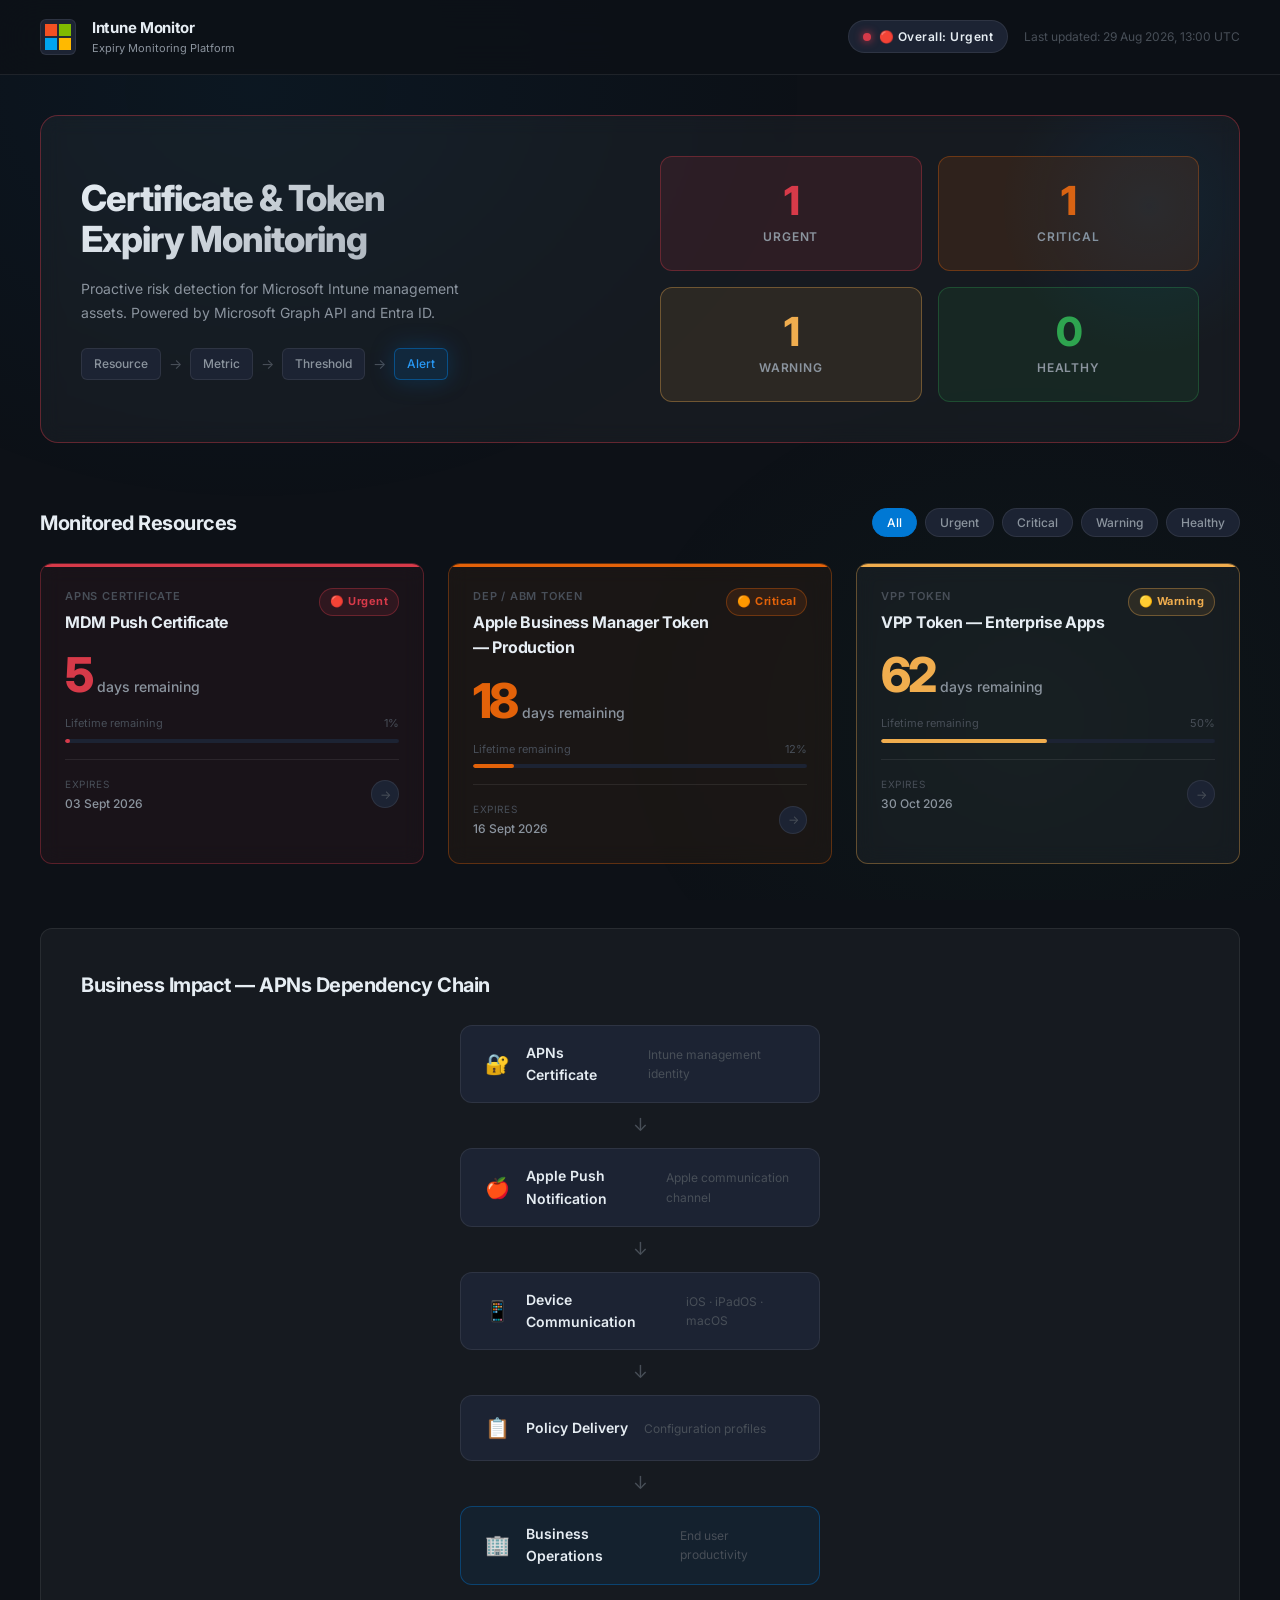
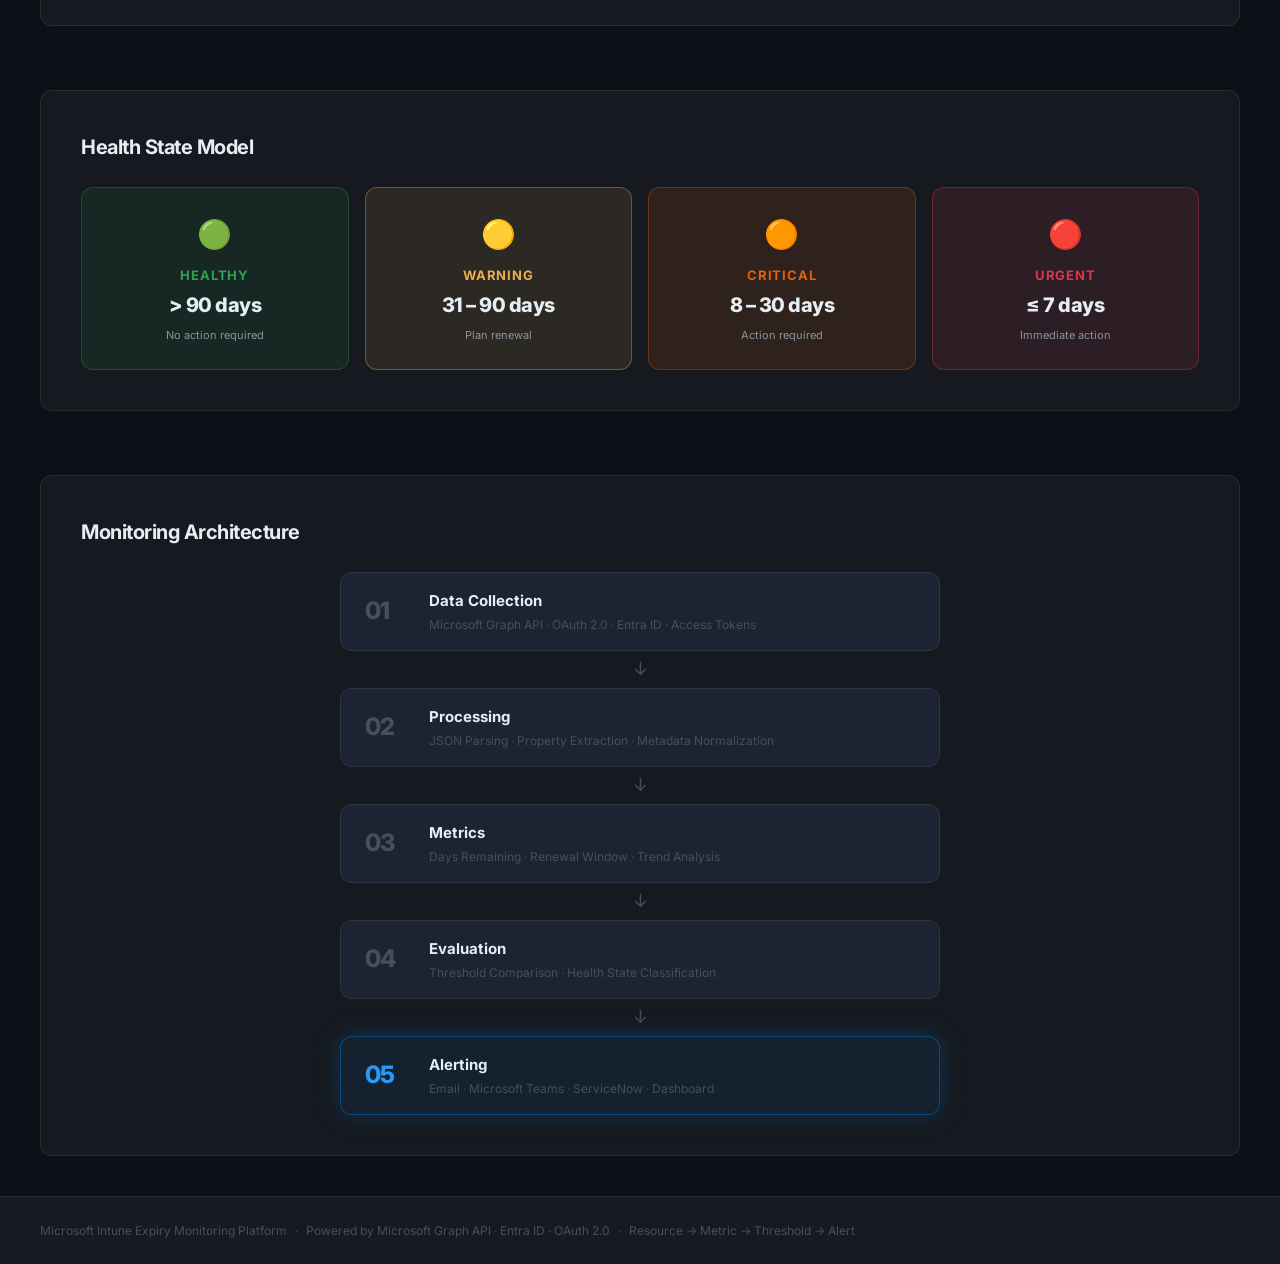
<file: dashboard/index.html>
<!DOCTYPE html>
<html lang="en">
<head>
    <meta charset="UTF-8">
    <meta name="viewport" content="width=device-width, initial-scale=1.0">
    <meta name="description" content="Microsoft Intune Certificate and Token Expiry Monitoring Platform — Real-time visibility into management asset expiry risk.">
    <title>Intune Expiry Monitoring Platform</title>
    <link rel="preconnect" href="https://fonts.googleapis.com">
    <link rel="preconnect" href="https://fonts.gstatic.com" crossorigin>
    <link href="https://fonts.googleapis.com/css2?family=Inter:wght@300;400;500;600;700;800&display=swap" rel="stylesheet">
    <link rel="stylesheet" href="assets/styles.css">
</head>
<body>

    <!-- ===== HEADER ===== -->
    <header class="site-header" id="site-header">
        <div class="header-inner">
            <div class="brand">
                <div class="brand-icon">
                    <svg width="28" height="28" viewBox="0 0 28 28" fill="none">
                        <rect width="13" height="13" fill="#F25022"/>
                        <rect x="15" width="13" height="13" fill="#7FBA00"/>
                        <rect y="15" width="13" height="13" fill="#00A4EF"/>
                        <rect x="15" y="15" width="13" height="13" fill="#FFB900"/>
                    </svg>
                </div>
                <div class="brand-text">
                    <span class="brand-name">Intune Monitor</span>
                    <span class="brand-sub">Expiry Monitoring Platform</span>
                </div>
            </div>
            <div class="header-meta">
                <div class="status-pill" id="overall-status-pill">
                    <span class="status-dot" id="status-dot"></span>
                    <span id="overall-status-text">Loading...</span>
                </div>
                <div class="last-updated" id="last-updated">—</div>
            </div>
        </div>
    </header>

    <!-- ===== MAIN ===== -->
    <main class="main-content">

        <!-- HERO BANNER -->
        <section class="hero-section" id="hero-section" aria-label="Platform overview">
            <div class="hero-inner">
                <div class="hero-left">
                    <h1 class="hero-title">Certificate &amp; Token<br>Expiry Monitoring</h1>
                    <p class="hero-subtitle">Proactive risk detection for Microsoft Intune management assets. Powered by Microsoft Graph API and Entra ID.</p>
                    <div class="hero-flow">
                        <span class="flow-node">Resource</span>
                        <span class="flow-arrow">→</span>
                        <span class="flow-node">Metric</span>
                        <span class="flow-arrow">→</span>
                        <span class="flow-node">Threshold</span>
                        <span class="flow-arrow">→</span>
                        <span class="flow-node active">Alert</span>
                    </div>
                </div>
                <div class="hero-right">
                    <div class="summary-grid" id="summary-grid">
                        <div class="summary-card urgent" id="sum-urgent">
                            <div class="summary-count" id="count-urgent">—</div>
                            <div class="summary-label">Urgent</div>
                        </div>
                        <div class="summary-card critical" id="sum-critical">
                            <div class="summary-count" id="count-critical">—</div>
                            <div class="summary-label">Critical</div>
                        </div>
                        <div class="summary-card warning" id="sum-warning">
                            <div class="summary-count" id="count-warning">—</div>
                            <div class="summary-label">Warning</div>
                        </div>
                        <div class="summary-card healthy" id="sum-healthy">
                            <div class="summary-count" id="count-healthy">—</div>
                            <div class="summary-label">Healthy</div>
                        </div>
                    </div>
                </div>
            </div>
        </section>

        <!-- RESOURCES SECTION -->
        <section class="resources-section" aria-label="Monitored resources">
            <div class="section-header">
                <h2 class="section-title">Monitored Resources</h2>
                <div class="section-actions">
                    <button class="filter-btn active" id="filter-all" data-filter="all" aria-pressed="true">All</button>
                    <button class="filter-btn" id="filter-urgent" data-filter="URGENT">Urgent</button>
                    <button class="filter-btn" id="filter-critical" data-filter="CRITICAL">Critical</button>
                    <button class="filter-btn" id="filter-warning" data-filter="WARNING">Warning</button>
                    <button class="filter-btn" id="filter-healthy" data-filter="HEALTHY">Healthy</button>
                </div>
            </div>

            <div class="resource-grid" id="resource-grid">
                <!-- Cards injected by app.js -->
                <div class="loading-spinner" id="loading-spinner" aria-label="Loading resources">
                    <div class="spinner-ring"></div>
                    <span>Loading monitoring data...</span>
                </div>
            </div>
        </section>

        <!-- DEPENDENCY CHAIN SECTION -->
        <section class="chain-section" aria-label="APNs dependency chain">
            <div class="section-header">
                <h2 class="section-title">Business Impact — APNs Dependency Chain</h2>
            </div>
            <div class="chain-container">
                <div class="chain-node" id="chain-apns">
                    <div class="chain-icon">🔐</div>
                    <div class="chain-label">APNs Certificate</div>
                    <div class="chain-desc">Intune management identity</div>
                </div>
                <div class="chain-arrow">↓</div>
                <div class="chain-node">
                    <div class="chain-icon">🍎</div>
                    <div class="chain-label">Apple Push Notification</div>
                    <div class="chain-desc">Apple communication channel</div>
                </div>
                <div class="chain-arrow">↓</div>
                <div class="chain-node">
                    <div class="chain-icon">📱</div>
                    <div class="chain-label">Device Communication</div>
                    <div class="chain-desc">iOS · iPadOS · macOS</div>
                </div>
                <div class="chain-arrow">↓</div>
                <div class="chain-node">
                    <div class="chain-icon">📋</div>
                    <div class="chain-label">Policy Delivery</div>
                    <div class="chain-desc">Configuration profiles</div>
                </div>
                <div class="chain-arrow">↓</div>
                <div class="chain-node critical-node" id="chain-ops">
                    <div class="chain-icon">🏢</div>
                    <div class="chain-label">Business Operations</div>
                    <div class="chain-desc">End user productivity</div>
                </div>
            </div>
        </section>

        <!-- SEVERITY MODEL SECTION -->
        <section class="severity-section" aria-label="Severity model">
            <div class="section-header">
                <h2 class="section-title">Health State Model</h2>
            </div>
            <div class="severity-grid">
                <div class="severity-card healthy-card">
                    <div class="sev-icon">🟢</div>
                    <div class="sev-state">HEALTHY</div>
                    <div class="sev-range">&gt; 90 days</div>
                    <div class="sev-action">No action required</div>
                </div>
                <div class="severity-card warning-card">
                    <div class="sev-icon">🟡</div>
                    <div class="sev-state">WARNING</div>
                    <div class="sev-range">31 – 90 days</div>
                    <div class="sev-action">Plan renewal</div>
                </div>
                <div class="severity-card critical-card">
                    <div class="sev-icon">🟠</div>
                    <div class="sev-state">CRITICAL</div>
                    <div class="sev-range">8 – 30 days</div>
                    <div class="sev-action">Action required</div>
                </div>
                <div class="severity-card urgent-card">
                    <div class="sev-icon">🔴</div>
                    <div class="sev-state">URGENT</div>
                    <div class="sev-range">≤ 7 days</div>
                    <div class="sev-action">Immediate action</div>
                </div>
            </div>
        </section>

        <!-- ARCHITECTURE SECTION -->
        <section class="arch-section" aria-label="Architecture overview">
            <div class="section-header">
                <h2 class="section-title">Monitoring Architecture</h2>
            </div>
            <div class="arch-layers">
                <div class="arch-layer" id="arch-collection">
                    <div class="arch-layer-number">01</div>
                    <div class="arch-layer-content">
                        <div class="arch-layer-title">Data Collection</div>
                        <div class="arch-layer-desc">Microsoft Graph API · OAuth 2.0 · Entra ID · Access Tokens</div>
                    </div>
                </div>
                <div class="arch-connector">↓</div>
                <div class="arch-layer" id="arch-processing">
                    <div class="arch-layer-number">02</div>
                    <div class="arch-layer-content">
                        <div class="arch-layer-title">Processing</div>
                        <div class="arch-layer-desc">JSON Parsing · Property Extraction · Metadata Normalization</div>
                    </div>
                </div>
                <div class="arch-connector">↓</div>
                <div class="arch-layer" id="arch-metrics">
                    <div class="arch-layer-number">03</div>
                    <div class="arch-layer-content">
                        <div class="arch-layer-title">Metrics</div>
                        <div class="arch-layer-desc">Days Remaining · Renewal Window · Trend Analysis</div>
                    </div>
                </div>
                <div class="arch-connector">↓</div>
                <div class="arch-layer" id="arch-evaluation">
                    <div class="arch-layer-number">04</div>
                    <div class="arch-layer-content">
                        <div class="arch-layer-title">Evaluation</div>
                        <div class="arch-layer-desc">Threshold Comparison · Health State Classification</div>
                    </div>
                </div>
                <div class="arch-connector">↓</div>
                <div class="arch-layer arch-layer-active" id="arch-alerting">
                    <div class="arch-layer-number">05</div>
                    <div class="arch-layer-content">
                        <div class="arch-layer-title">Alerting</div>
                        <div class="arch-layer-desc">Email · Microsoft Teams · ServiceNow · Dashboard</div>
                    </div>
                </div>
            </div>
        </section>

    </main>

    <!-- RESOURCE CARD MODAL -->
    <div class="modal-overlay" id="modal-overlay" role="dialog" aria-modal="true" aria-labelledby="modal-title">
        <div class="modal-card" id="modal-card">
            <button class="modal-close" id="modal-close" aria-label="Close modal">✕</button>
            <div class="modal-header" id="modal-header">
                <div class="modal-icon" id="modal-icon"></div>
                <div>
                    <div class="modal-state" id="modal-state"></div>
                    <h3 class="modal-title" id="modal-title"></h3>
                </div>
            </div>
            <div class="modal-body" id="modal-body"></div>
        </div>
    </div>

    <!-- FOOTER -->
    <footer class="site-footer">
        <div class="footer-inner">
            <span>Microsoft Intune Expiry Monitoring Platform</span>
            <span class="footer-sep">·</span>
            <span>Powered by Microsoft Graph API · Entra ID · OAuth 2.0</span>
            <span class="footer-sep">·</span>
            <span>Resource → Metric → Threshold → Alert</span>
        </div>
    </footer>

    <script src="assets/app.js"></script>
</body>
</html>
</file>
<file: dashboard/assets/styles.css>
/* ============================================================
   Intune Expiry Monitoring Platform — Premium Dashboard Styles
   Design System: Dark mode · Microsoft blue · Glassmorphism
   ============================================================ */

@import url('https://fonts.googleapis.com/css2?family=Inter:wght@300;400;500;600;700;800&display=swap');

/* ─── DESIGN TOKENS ─────────────────────────────────────────── */
:root {
    /* Brand */
    --ms-blue:        #0078D4;
    --ms-blue-light:  #2899F5;
    --ms-blue-dark:   #005A9E;

    /* Background layers */
    --bg-base:        #0D1117;
    --bg-surface:     #161B22;
    --bg-raised:      #1C2333;
    --bg-glass:       rgba(255,255,255,0.04);
    --bg-glass-hover: rgba(255,255,255,0.07);

    /* Border */
    --border:         rgba(255,255,255,0.08);
    --border-hover:   rgba(255,255,255,0.18);

    /* Text */
    --text-primary:   #E6EDF3;
    --text-secondary: #8B949E;
    --text-muted:     #484F58;

    /* Health states */
    --urgent:         #D73A49;
    --urgent-bg:      rgba(215,58,73,0.12);
    --urgent-border:  rgba(215,58,73,0.35);

    --critical:       #E36209;
    --critical-bg:    rgba(227,98,9,0.12);
    --critical-border:rgba(227,98,9,0.35);

    --warning:        #F0AD4E;
    --warning-bg:     rgba(240,173,78,0.10);
    --warning-border: rgba(240,173,78,0.35);

    --healthy:        #2EA44F;
    --healthy-bg:     rgba(46,164,79,0.10);
    --healthy-border: rgba(46,164,79,0.30);

    --expired:        #8B0000;
    --expired-bg:     rgba(139,0,0,0.15);

    /* Typography */
    --font:           'Inter', -apple-system, BlinkMacSystemFont, 'Segoe UI', sans-serif;

    /* Spacing */
    --space-xs:  4px;
    --space-sm:  8px;
    --space-md:  16px;
    --space-lg:  24px;
    --space-xl:  40px;
    --space-2xl: 64px;

    /* Layout */
    --max-width: 1280px;
    --radius:    12px;
    --radius-sm: 6px;
    --radius-lg: 18px;

    /* Shadows */
    --shadow:     0 4px 24px rgba(0,0,0,0.4);
    --shadow-lg:  0 8px 48px rgba(0,0,0,0.6);
    --glow-blue:  0 0 24px rgba(0,120,212,0.25);
}

/* ─── RESET & BASE ────────────────────────────────────────────── */
*, *::before, *::after {
    box-sizing: border-box;
    margin: 0;
    padding: 0;
}

html {
    scroll-behavior: smooth;
}

body {
    font-family: var(--font);
    background-color: var(--bg-base);
    color: var(--text-primary);
    line-height: 1.6;
    min-height: 100vh;
    overflow-x: hidden;
}

/* Animated gradient background */
body::before {
    content: '';
    position: fixed;
    inset: 0;
    background:
        radial-gradient(ellipse 800px 600px at 20% 10%, rgba(0,120,212,0.06) 0%, transparent 70%),
        radial-gradient(ellipse 600px 500px at 80% 80%, rgba(46,164,79,0.04) 0%, transparent 70%);
    pointer-events: none;
    z-index: 0;
}

/* ─── HEADER ─────────────────────────────────────────────────── */
.site-header {
    position: sticky;
    top: 0;
    z-index: 100;
    background: rgba(13,17,23,0.85);
    backdrop-filter: blur(20px);
    -webkit-backdrop-filter: blur(20px);
    border-bottom: 1px solid var(--border);
}

.header-inner {
    max-width: var(--max-width);
    margin: 0 auto;
    padding: var(--space-md) var(--space-xl);
    display: flex;
    align-items: center;
    justify-content: space-between;
    gap: var(--space-md);
}

.brand {
    display: flex;
    align-items: center;
    gap: var(--space-md);
}

.brand-icon {
    width: 36px;
    height: 36px;
    display: flex;
    align-items: center;
    justify-content: center;
    background: var(--bg-raised);
    border-radius: var(--radius-sm);
    padding: 4px;
    border: 1px solid var(--border);
}

.brand-text {
    display: flex;
    flex-direction: column;
}

.brand-name {
    font-size: 15px;
    font-weight: 700;
    color: var(--text-primary);
    letter-spacing: -0.3px;
}

.brand-sub {
    font-size: 11px;
    color: var(--text-secondary);
    font-weight: 400;
}

.header-meta {
    display: flex;
    align-items: center;
    gap: var(--space-md);
}

.status-pill {
    display: flex;
    align-items: center;
    gap: var(--space-sm);
    padding: 6px 14px;
    border-radius: 999px;
    background: var(--bg-raised);
    border: 1px solid var(--border);
    font-size: 12px;
    font-weight: 600;
    letter-spacing: 0.5px;
    transition: all 0.3s ease;
}

.status-dot {
    width: 8px;
    height: 8px;
    border-radius: 50%;
    background: var(--text-muted);
    transition: background 0.3s ease;
}

.status-dot.urgent   { background: var(--urgent);   box-shadow: 0 0 8px var(--urgent); }
.status-dot.critical { background: var(--critical);  box-shadow: 0 0 8px var(--critical); }
.status-dot.warning  { background: var(--warning);   box-shadow: 0 0 8px var(--warning); }
.status-dot.healthy  { background: var(--healthy);   box-shadow: 0 0 8px var(--healthy); }

/* Pulsing animation for urgent */
.status-dot.urgent {
    animation: pulse-urgent 1.5s infinite;
}

@keyframes pulse-urgent {
    0%, 100% { box-shadow: 0 0 6px var(--urgent); }
    50%       { box-shadow: 0 0 16px var(--urgent), 0 0 24px rgba(215,58,73,0.4); }
}

.last-updated {
    font-size: 12px;
    color: var(--text-muted);
}

/* ─── MAIN CONTENT ──────────────────────────────────────────── */
.main-content {
    position: relative;
    z-index: 1;
    max-width: var(--max-width);
    margin: 0 auto;
    padding: var(--space-xl);
    display: flex;
    flex-direction: column;
    gap: var(--space-2xl);
}

/* ─── HERO SECTION ──────────────────────────────────────────── */
.hero-section {
    background: var(--bg-glass);
    border: 1px solid var(--border);
    border-radius: var(--radius-lg);
    padding: var(--space-xl);
    backdrop-filter: blur(10px);
    position: relative;
    overflow: hidden;
}

.hero-section::before {
    content: '';
    position: absolute;
    top: -60px;
    right: -60px;
    width: 300px;
    height: 300px;
    background: radial-gradient(circle, rgba(0,120,212,0.1), transparent 70%);
    pointer-events: none;
}

.hero-inner {
    display: grid;
    grid-template-columns: 1fr 1fr;
    gap: var(--space-xl);
    align-items: center;
}

.hero-title {
    font-size: 36px;
    font-weight: 800;
    line-height: 1.15;
    letter-spacing: -1px;
    background: linear-gradient(135deg, var(--text-primary), #8B949E);
    -webkit-background-clip: text;
    -webkit-text-fill-color: transparent;
    background-clip: text;
    margin-bottom: var(--space-md);
}

.hero-subtitle {
    font-size: 14px;
    color: var(--text-secondary);
    line-height: 1.7;
    margin-bottom: var(--space-lg);
    max-width: 420px;
}

.hero-flow {
    display: flex;
    align-items: center;
    gap: var(--space-sm);
    flex-wrap: wrap;
}

.flow-node {
    padding: 5px 12px;
    border-radius: var(--radius-sm);
    background: var(--bg-raised);
    border: 1px solid var(--border);
    font-size: 12px;
    font-weight: 500;
    color: var(--text-secondary);
    transition: all 0.2s;
}

.flow-node.active {
    background: rgba(0,120,212,0.15);
    border-color: rgba(0,120,212,0.5);
    color: var(--ms-blue-light);
    box-shadow: var(--glow-blue);
}

.flow-arrow {
    color: var(--text-muted);
    font-size: 14px;
}

/* ─── SUMMARY GRID ──────────────────────────────────────────── */
.summary-grid {
    display: grid;
    grid-template-columns: 1fr 1fr;
    gap: var(--space-md);
}

.summary-card {
    padding: var(--space-lg);
    border-radius: var(--radius);
    border: 1px solid;
    text-align: center;
    transition: transform 0.2s ease, box-shadow 0.2s ease;
    cursor: default;
}

.summary-card:hover {
    transform: translateY(-2px);
}

.summary-card.urgent {
    background: var(--urgent-bg);
    border-color: var(--urgent-border);
}
.summary-card.critical {
    background: var(--critical-bg);
    border-color: var(--critical-border);
}
.summary-card.warning {
    background: var(--warning-bg);
    border-color: var(--warning-border);
}
.summary-card.healthy {
    background: var(--healthy-bg);
    border-color: var(--healthy-border);
}

.summary-count {
    font-size: 40px;
    font-weight: 800;
    letter-spacing: -2px;
    line-height: 1;
    margin-bottom: 6px;
}

.summary-card.urgent   .summary-count { color: var(--urgent);   }
.summary-card.critical .summary-count { color: var(--critical); }
.summary-card.warning  .summary-count { color: var(--warning);  }
.summary-card.healthy  .summary-count { color: var(--healthy);  }

.summary-label {
    font-size: 12px;
    font-weight: 600;
    letter-spacing: 0.8px;
    text-transform: uppercase;
    color: var(--text-secondary);
}

/* ─── SECTION HEADERS ───────────────────────────────────────── */
.section-header {
    display: flex;
    align-items: center;
    justify-content: space-between;
    margin-bottom: var(--space-lg);
    flex-wrap: wrap;
    gap: var(--space-md);
}

.section-title {
    font-size: 20px;
    font-weight: 700;
    letter-spacing: -0.5px;
    color: var(--text-primary);
}

/* ─── FILTER BUTTONS ────────────────────────────────────────── */
.section-actions {
    display: flex;
    gap: var(--space-sm);
    flex-wrap: wrap;
}

.filter-btn {
    padding: 6px 14px;
    border-radius: 999px;
    background: var(--bg-raised);
    border: 1px solid var(--border);
    color: var(--text-secondary);
    font-size: 12px;
    font-weight: 500;
    font-family: var(--font);
    cursor: pointer;
    transition: all 0.2s;
}

.filter-btn:hover {
    background: var(--bg-glass-hover);
    border-color: var(--border-hover);
    color: var(--text-primary);
}

.filter-btn.active {
    background: var(--ms-blue);
    border-color: var(--ms-blue);
    color: #fff;
}

/* ─── RESOURCE GRID ─────────────────────────────────────────── */
.resource-grid {
    display: grid;
    grid-template-columns: repeat(auto-fill, minmax(360px, 1fr));
    gap: var(--space-lg);
}

/* ─── RESOURCE CARDS ────────────────────────────────────────── */
.resource-card {
    background: var(--bg-glass);
    border: 1px solid var(--border);
    border-radius: var(--radius);
    padding: var(--space-lg);
    backdrop-filter: blur(10px);
    cursor: pointer;
    transition: transform 0.2s ease, border-color 0.2s ease, box-shadow 0.2s ease;
    position: relative;
    overflow: hidden;
}

.resource-card::before {
    content: '';
    position: absolute;
    top: 0;
    left: 0;
    right: 0;
    height: 3px;
    border-radius: var(--radius) var(--radius) 0 0;
    transition: opacity 0.2s;
}

.resource-card:hover {
    transform: translateY(-3px);
    box-shadow: var(--shadow-lg);
}

/* State-specific card styles */
.resource-card[data-state="URGENT"] {
    border-color: var(--urgent-border);
    background: rgba(215,58,73,0.06);
}
.resource-card[data-state="URGENT"]::before    { background: var(--urgent); }
.resource-card[data-state="URGENT"]:hover      { border-color: var(--urgent); box-shadow: 0 8px 32px rgba(215,58,73,0.2); }

.resource-card[data-state="CRITICAL"] {
    border-color: var(--critical-border);
    background: rgba(227,98,9,0.06);
}
.resource-card[data-state="CRITICAL"]::before  { background: var(--critical); }
.resource-card[data-state="CRITICAL"]:hover    { border-color: var(--critical); box-shadow: 0 8px 32px rgba(227,98,9,0.2); }

.resource-card[data-state="WARNING"] {
    border-color: var(--warning-border);
}
.resource-card[data-state="WARNING"]::before   { background: var(--warning); }
.resource-card[data-state="WARNING"]:hover     { border-color: var(--warning); box-shadow: 0 8px 32px rgba(240,173,78,0.15); }

.resource-card[data-state="HEALTHY"] {
    border-color: var(--healthy-border);
}
.resource-card[data-state="HEALTHY"]::before   { background: var(--healthy); }
.resource-card[data-state="HEALTHY"]:hover     { border-color: var(--healthy); }

/* Card header */
.card-header {
    display: flex;
    align-items: flex-start;
    justify-content: space-between;
    margin-bottom: var(--space-md);
}

.card-type {
    font-size: 11px;
    font-weight: 600;
    letter-spacing: 0.8px;
    text-transform: uppercase;
    color: var(--text-muted);
    margin-bottom: 4px;
}

.card-name {
    font-size: 16px;
    font-weight: 700;
    color: var(--text-primary);
    letter-spacing: -0.3px;
}

.card-badge {
    display: flex;
    align-items: center;
    gap: 5px;
    padding: 4px 10px;
    border-radius: 999px;
    font-size: 11px;
    font-weight: 700;
    letter-spacing: 0.5px;
    white-space: nowrap;
    flex-shrink: 0;
}

.card-badge.urgent   { background: var(--urgent-bg);   border: 1px solid var(--urgent-border);   color: var(--urgent);   }
.card-badge.critical { background: var(--critical-bg); border: 1px solid var(--critical-border); color: var(--critical); }
.card-badge.warning  { background: var(--warning-bg);  border: 1px solid var(--warning-border);  color: var(--warning);  }
.card-badge.healthy  { background: var(--healthy-bg);  border: 1px solid var(--healthy-border);  color: var(--healthy);  }

/* Days counter */
.card-days {
    display: flex;
    align-items: baseline;
    gap: 6px;
    margin: var(--space-md) 0;
}

.days-number {
    font-size: 48px;
    font-weight: 800;
    letter-spacing: -3px;
    line-height: 1;
}

.days-unit {
    font-size: 14px;
    color: var(--text-secondary);
    font-weight: 500;
}

[data-state="URGENT"]   .days-number { color: var(--urgent);   }
[data-state="CRITICAL"] .days-number { color: var(--critical); }
[data-state="WARNING"]  .days-number { color: var(--warning);  }
[data-state="HEALTHY"]  .days-number { color: var(--healthy);  }

/* Progress bar */
.card-progress {
    margin: var(--space-md) 0;
}

.progress-label {
    display: flex;
    justify-content: space-between;
    margin-bottom: 6px;
    font-size: 11px;
    color: var(--text-muted);
}

.progress-bar {
    height: 4px;
    background: var(--bg-raised);
    border-radius: 999px;
    overflow: hidden;
}

.progress-fill {
    height: 100%;
    border-radius: 999px;
    transition: width 1s ease;
}

[data-state="URGENT"]   .progress-fill { background: var(--urgent);   }
[data-state="CRITICAL"] .progress-fill { background: var(--critical); }
[data-state="WARNING"]  .progress-fill { background: var(--warning);  }
[data-state="HEALTHY"]  .progress-fill { background: var(--healthy);  }

/* Card footer */
.card-footer {
    display: flex;
    align-items: center;
    justify-content: space-between;
    padding-top: var(--space-md);
    border-top: 1px solid var(--border);
    font-size: 12px;
    color: var(--text-muted);
}

.card-expiry {
    display: flex;
    flex-direction: column;
    gap: 2px;
}

.card-expiry-label {
    font-size: 10px;
    text-transform: uppercase;
    letter-spacing: 0.6px;
}

.card-expiry-date {
    color: var(--text-secondary);
    font-weight: 500;
}

.card-action-icon {
    width: 28px;
    height: 28px;
    border-radius: 50%;
    background: var(--bg-raised);
    border: 1px solid var(--border);
    display: flex;
    align-items: center;
    justify-content: center;
    font-size: 12px;
    transition: all 0.2s;
}

.resource-card:hover .card-action-icon {
    background: var(--ms-blue);
    border-color: var(--ms-blue);
}

/* ─── LOADING SPINNER ───────────────────────────────────────── */
.loading-spinner {
    grid-column: 1 / -1;
    display: flex;
    flex-direction: column;
    align-items: center;
    gap: var(--space-md);
    padding: var(--space-2xl);
    color: var(--text-muted);
    font-size: 14px;
}

.spinner-ring {
    width: 40px;
    height: 40px;
    border: 3px solid var(--border);
    border-top-color: var(--ms-blue);
    border-radius: 50%;
    animation: spin 0.8s linear infinite;
}

@keyframes spin {
    to { transform: rotate(360deg); }
}

/* ─── DEPENDENCY CHAIN ──────────────────────────────────────── */
.chain-section {
    background: var(--bg-glass);
    border: 1px solid var(--border);
    border-radius: var(--radius);
    padding: var(--space-xl);
}

.chain-container {
    display: flex;
    flex-direction: column;
    align-items: center;
    gap: var(--space-sm);
    max-width: 360px;
    margin: 0 auto;
}

.chain-node {
    width: 100%;
    background: var(--bg-raised);
    border: 1px solid var(--border);
    border-radius: var(--radius);
    padding: var(--space-md) var(--space-lg);
    display: flex;
    align-items: center;
    gap: var(--space-md);
    transition: all 0.2s;
}

.chain-node:hover {
    border-color: var(--border-hover);
    transform: translateX(4px);
}

.chain-node.critical-node {
    border-color: rgba(0,120,212,0.4);
    background: rgba(0,120,212,0.08);
}

.chain-icon {
    font-size: 20px;
    flex-shrink: 0;
}

.chain-label {
    font-size: 14px;
    font-weight: 600;
    color: var(--text-primary);
}

.chain-desc {
    font-size: 12px;
    color: var(--text-muted);
}

.chain-arrow {
    color: var(--text-muted);
    font-size: 18px;
}

/* ─── SEVERITY MODEL ────────────────────────────────────────── */
.severity-section {
    background: var(--bg-glass);
    border: 1px solid var(--border);
    border-radius: var(--radius);
    padding: var(--space-xl);
}

.severity-grid {
    display: grid;
    grid-template-columns: repeat(4, 1fr);
    gap: var(--space-md);
}

.severity-card {
    padding: var(--space-lg);
    border-radius: var(--radius);
    border: 1px solid;
    text-align: center;
    transition: transform 0.2s;
}

.severity-card:hover { transform: translateY(-2px); }

.severity-card.urgent-card   { background: var(--urgent-bg);   border-color: var(--urgent-border); }
.severity-card.critical-card { background: var(--critical-bg); border-color: var(--critical-border); }
.severity-card.warning-card  { background: var(--warning-bg);  border-color: var(--warning-border); }
.severity-card.healthy-card  { background: var(--healthy-bg);  border-color: var(--healthy-border); }

.sev-icon  { font-size: 28px; margin-bottom: 8px; }
.sev-state {
    font-size: 13px;
    font-weight: 700;
    letter-spacing: 0.8px;
    margin-bottom: 4px;
}
.severity-card.urgent-card   .sev-state { color: var(--urgent);   }
.severity-card.critical-card .sev-state { color: var(--critical); }
.severity-card.warning-card  .sev-state { color: var(--warning);  }
.severity-card.healthy-card  .sev-state { color: var(--healthy);  }

.sev-range {
    font-size: 20px;
    font-weight: 800;
    letter-spacing: -0.5px;
    color: var(--text-primary);
    margin-bottom: 6px;
}

.sev-action {
    font-size: 11px;
    color: var(--text-secondary);
}

/* ─── ARCHITECTURE LAYERS ───────────────────────────────────── */
.arch-section {
    background: var(--bg-glass);
    border: 1px solid var(--border);
    border-radius: var(--radius);
    padding: var(--space-xl);
}

.arch-layers {
    display: flex;
    flex-direction: column;
    align-items: center;
    gap: 0;
    max-width: 600px;
    margin: 0 auto;
}

.arch-layer {
    width: 100%;
    background: var(--bg-raised);
    border: 1px solid var(--border);
    border-radius: var(--radius);
    padding: var(--space-md) var(--space-lg);
    display: flex;
    align-items: center;
    gap: var(--space-lg);
    transition: all 0.2s;
}

.arch-layer:hover {
    border-color: var(--border-hover);
    background: var(--bg-glass-hover);
}

.arch-layer-active {
    border-color: rgba(0,120,212,0.5);
    background: rgba(0,120,212,0.08);
    box-shadow: var(--glow-blue);
}

.arch-layer-number {
    font-size: 24px;
    font-weight: 800;
    color: var(--text-muted);
    min-width: 40px;
    letter-spacing: -1px;
}

.arch-layer-active .arch-layer-number {
    color: var(--ms-blue-light);
}

.arch-layer-title {
    font-size: 15px;
    font-weight: 700;
    color: var(--text-primary);
    margin-bottom: 2px;
}

.arch-layer-desc {
    font-size: 12px;
    color: var(--text-muted);
}

.arch-connector {
    color: var(--text-muted);
    font-size: 18px;
    padding: 4px 0;
}

/* ─── MODAL ─────────────────────────────────────────────────── */
.modal-overlay {
    display: none;
    position: fixed;
    inset: 0;
    background: rgba(0,0,0,0.7);
    backdrop-filter: blur(6px);
    z-index: 200;
    align-items: center;
    justify-content: center;
    padding: var(--space-lg);
}

.modal-overlay.open {
    display: flex;
    animation: fadeIn 0.2s ease;
}

@keyframes fadeIn {
    from { opacity: 0; }
    to   { opacity: 1; }
}

.modal-card {
    background: var(--bg-surface);
    border: 1px solid var(--border-hover);
    border-radius: var(--radius-lg);
    padding: var(--space-xl);
    max-width: 540px;
    width: 100%;
    position: relative;
    animation: slideUp 0.25s ease;
    box-shadow: var(--shadow-lg);
    max-height: 90vh;
    overflow-y: auto;
}

@keyframes slideUp {
    from { transform: translateY(20px); opacity: 0; }
    to   { transform: translateY(0);    opacity: 1; }
}

.modal-close {
    position: absolute;
    top: var(--space-md);
    right: var(--space-md);
    background: var(--bg-raised);
    border: 1px solid var(--border);
    color: var(--text-secondary);
    width: 32px;
    height: 32px;
    border-radius: 50%;
    cursor: pointer;
    font-size: 14px;
    display: flex;
    align-items: center;
    justify-content: center;
    transition: all 0.2s;
}

.modal-close:hover {
    background: var(--urgent-bg);
    border-color: var(--urgent-border);
    color: var(--urgent);
}

.modal-header {
    display: flex;
    align-items: center;
    gap: var(--space-md);
    margin-bottom: var(--space-lg);
    padding-bottom: var(--space-lg);
    border-bottom: 1px solid var(--border);
}

.modal-icon {
    font-size: 32px;
}

.modal-state {
    font-size: 11px;
    font-weight: 700;
    letter-spacing: 0.8px;
    text-transform: uppercase;
    color: var(--text-muted);
    margin-bottom: 4px;
}

.modal-title {
    font-size: 18px;
    font-weight: 700;
    color: var(--text-primary);
    letter-spacing: -0.3px;
}

.modal-body {
    display: flex;
    flex-direction: column;
    gap: var(--space-sm);
}

.modal-row {
    display: flex;
    justify-content: space-between;
    align-items: center;
    padding: 10px 0;
    border-bottom: 1px solid var(--border);
    font-size: 14px;
}

.modal-row:last-child { border-bottom: none; }

.modal-row-label {
    color: var(--text-muted);
    font-weight: 500;
}

.modal-row-value {
    font-weight: 600;
    color: var(--text-primary);
    text-align: right;
}

.modal-action-box {
    margin-top: var(--space-md);
    padding: var(--space-md) var(--space-lg);
    border-radius: var(--radius-sm);
    font-size: 13px;
    line-height: 1.6;
}

.modal-action-box.urgent   { background: var(--urgent-bg);   border-left: 3px solid var(--urgent);   color: var(--text-secondary); }
.modal-action-box.critical { background: var(--critical-bg); border-left: 3px solid var(--critical); color: var(--text-secondary); }
.modal-action-box.warning  { background: var(--warning-bg);  border-left: 3px solid var(--warning);  color: var(--text-secondary); }
.modal-action-box.healthy  { background: var(--healthy-bg);  border-left: 3px solid var(--healthy);  color: var(--text-secondary); }

.modal-cta {
    display: block;
    text-align: center;
    background: var(--ms-blue);
    color: #fff;
    text-decoration: none;
    padding: 12px;
    border-radius: var(--radius-sm);
    font-weight: 600;
    font-size: 13px;
    margin-top: var(--space-md);
    transition: background 0.2s;
}

.modal-cta:hover { background: var(--ms-blue-light); }

/* ─── FOOTER ─────────────────────────────────────────────────── */
.site-footer {
    position: relative;
    z-index: 1;
    border-top: 1px solid var(--border);
    padding: var(--space-lg) var(--space-xl);
    background: var(--bg-surface);
}

.footer-inner {
    max-width: var(--max-width);
    margin: 0 auto;
    display: flex;
    align-items: center;
    gap: var(--space-sm);
    font-size: 12px;
    color: var(--text-muted);
    flex-wrap: wrap;
}

.footer-sep {
    color: var(--border-hover);
}

/* ─── HIDDEN UTILITY ─────────────────────────────────────────── */
.hidden { display: none !important; }

/* ─── RESPONSIVE ─────────────────────────────────────────────── */
@media (max-width: 900px) {
    .hero-inner {
        grid-template-columns: 1fr;
    }
    .summary-grid {
        grid-template-columns: repeat(4, 1fr);
    }
    .severity-grid {
        grid-template-columns: 1fr 1fr;
    }
}

@media (max-width: 600px) {
    .main-content      { padding: var(--space-md); gap: var(--space-xl); }
    .header-inner      { padding: var(--space-md); }
    .hero-section      { padding: var(--space-lg); }
    .hero-title        { font-size: 26px; }
    .summary-grid      { grid-template-columns: 1fr 1fr; }
    .severity-grid     { grid-template-columns: 1fr 1fr; }
    .resource-grid     { grid-template-columns: 1fr; }
    .last-updated      { display: none; }
    .arch-layer        { flex-direction: column; gap: var(--space-sm); text-align: center; }
}
</file>
